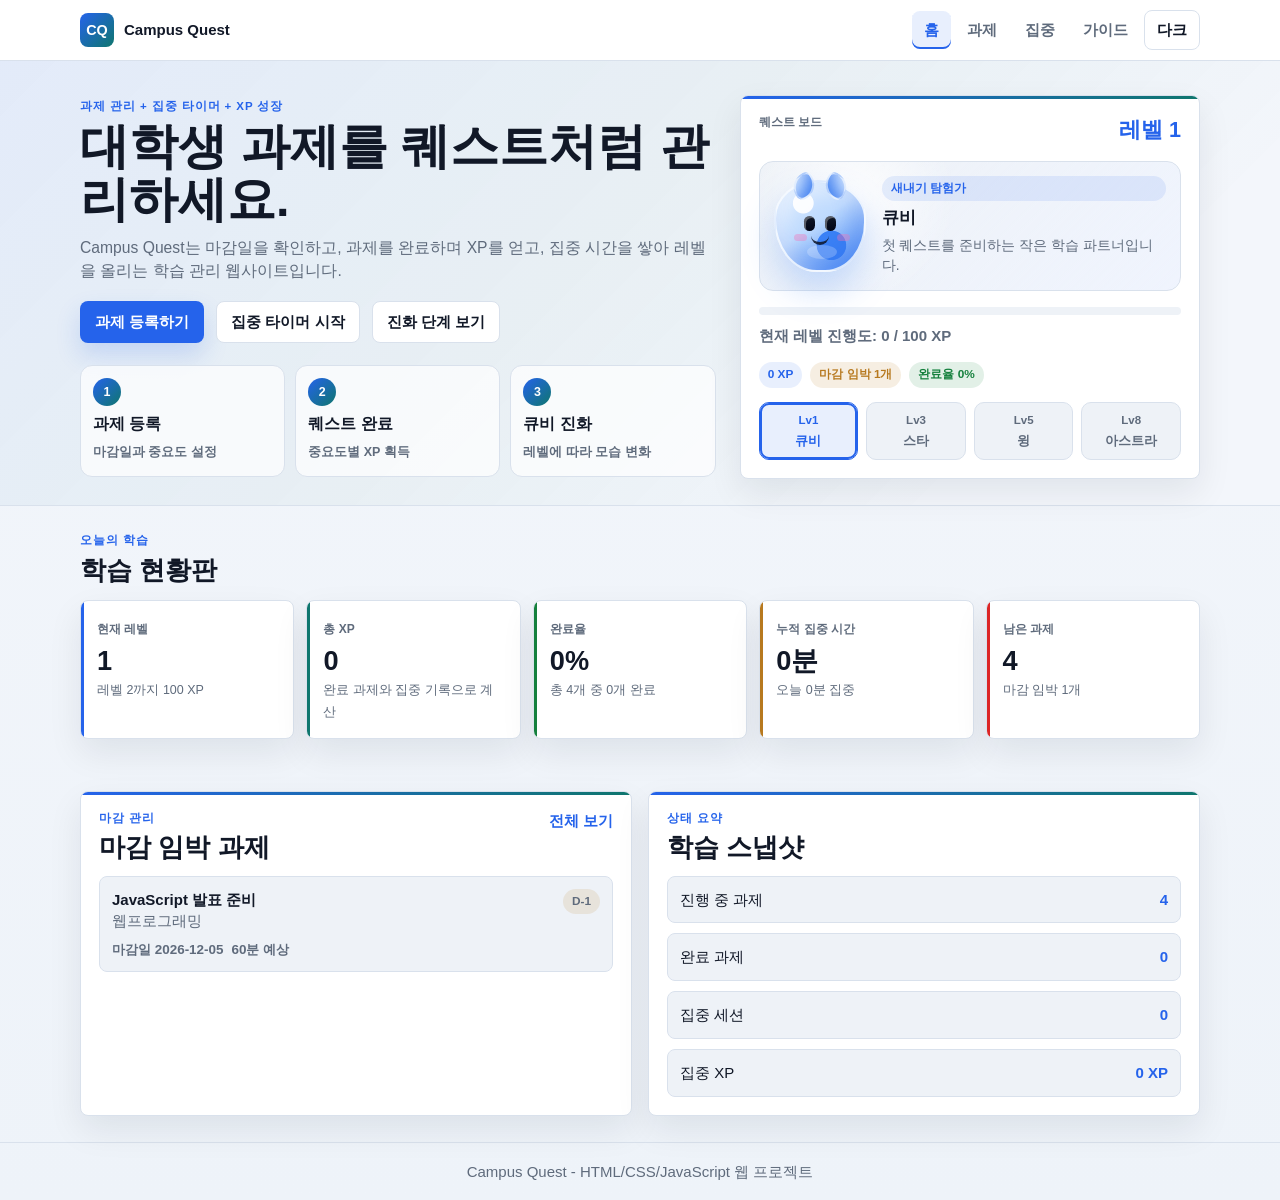
<file: index.html>
<!DOCTYPE html>
<html lang="ko">
<head>
  <meta charset="UTF-8">
  <meta name="viewport" content="width=device-width, initial-scale=1.0">
  <title>Campus Quest | 대시보드</title>
  <link rel="stylesheet" href="css/style.css">
  <script src="js/storage.js" defer></script>
  <script src="js/common.js" defer></script>
  <script src="js/dashboard.js" defer></script>
</head>
<body data-page="home">
  <header class="site-header">
    <div class="container header-inner">
      <a class="brand" href="index.html" aria-label="Campus Quest 홈">
        <span class="brand-mark">CQ</span>
        <span class="brand-text">Campus Quest</span>
      </a>
      <button class="nav-toggle" id="navToggle" type="button" aria-controls="siteNav" aria-expanded="false">메뉴</button>
      <nav class="site-nav" id="siteNav" aria-label="주요 메뉴">
        <a href="index.html" data-page="home">홈</a>
        <a href="tasks.html" data-page="tasks">과제</a>
        <a href="focus.html" data-page="focus">집중</a>
        <a href="guide.html" data-page="guide">가이드</a>
        <button class="theme-toggle" id="themeToggle" type="button">다크</button>
      </nav>
    </div>
  </header>

  <main>
    <section class="hero-section">
      <div class="container hero-grid">
        <div class="hero-copy">
          <p class="eyebrow">과제 관리 + 집중 타이머 + XP 성장</p>
          <h1>대학생 과제를 퀘스트처럼 관리하세요.</h1>
          <p class="hero-lead">Campus Quest는 마감일을 확인하고, 과제를 완료하며 XP를 얻고, 집중 시간을 쌓아 레벨을 올리는 학습 관리 웹사이트입니다.</p>
          <div class="hero-actions">
            <a class="btn btn-primary" href="tasks.html">과제 등록하기</a>
            <a class="btn btn-secondary" href="focus.html">집중 타이머 시작</a>
            <a class="btn btn-secondary" href="guide.html">진화 단계 보기</a>
          </div>
          <div class="quest-flow" aria-label="Campus Quest 핵심 흐름">
            <div class="quest-flow-step">
              <span>1</span>
              <strong>과제 등록</strong>
              <small>마감일과 중요도 설정</small>
            </div>
            <div class="quest-flow-step">
              <span>2</span>
              <strong>퀘스트 완료</strong>
              <small>중요도별 XP 획득</small>
            </div>
            <div class="quest-flow-step">
              <span>3</span>
              <strong>큐비 진화</strong>
              <small>레벨에 따라 모습 변화</small>
            </div>
          </div>
        </div>
        <div class="quest-preview" aria-label="Campus Quest 진행 상황 미리보기">
          <div class="preview-topline">
            <span>퀘스트 보드</span>
            <strong id="heroLevel">레벨 1</strong>
          </div>
          <div class="mascot-stage">
            <div class="mascot stage-1" id="questMascot" aria-hidden="true">
              <span class="mascot-wing mascot-wing-left"></span>
              <span class="mascot-wing mascot-wing-right"></span>
              <span class="mascot-ear mascot-ear-left"></span>
              <span class="mascot-ear mascot-ear-right"></span>
              <span class="mascot-crown"></span>
              <span class="mascot-eye mascot-eye-left"></span>
              <span class="mascot-eye mascot-eye-right"></span>
              <span class="mascot-mouth"></span>
              <span class="mascot-spark mascot-spark-left"></span>
              <span class="mascot-spark mascot-spark-right"></span>
            </div>
            <div class="mascot-copy">
              <span class="badge badge-primary" id="mascotStageBadge">새내기 탐험가</span>
              <strong id="mascotName">큐비</strong>
              <p id="mascotDescription">첫 퀘스트를 준비하는 작은 학습 파트너입니다.</p>
            </div>
          </div>
          <div class="preview-progress">
            <div class="progress-bar" aria-hidden="true">
              <span id="heroProgressBar"></span>
            </div>
            <p>현재 레벨 진행도: <span id="heroLevelXp">0</span> / 100 XP</p>
          </div>
          <div class="preview-badges">
            <span class="badge badge-primary" id="heroTotalXp">0 XP</span>
            <span class="badge badge-warning" id="heroUrgentCount">마감 임박 0개</span>
            <span class="badge badge-success" id="heroCompletionRate">완료율 0%</span>
          </div>
          <div class="evolution-track" aria-label="큐비 진화 경로">
            <div class="evolution-track-item" data-stage-level="1">
              <span>Lv1</span>
              <strong>큐비</strong>
            </div>
            <div class="evolution-track-item" data-stage-level="3">
              <span>Lv3</span>
              <strong>스타</strong>
            </div>
            <div class="evolution-track-item" data-stage-level="5">
              <span>Lv5</span>
              <strong>윙</strong>
            </div>
            <div class="evolution-track-item" data-stage-level="8">
              <span>Lv8</span>
              <strong>아스트라</strong>
            </div>
          </div>
        </div>
      </div>
    </section>

    <section class="section">
      <div class="container">
        <div class="section-heading">
          <p class="eyebrow">오늘의 학습</p>
          <h2>학습 현황판</h2>
        </div>
        <div class="stats-grid dashboard-stats">
          <article class="stat-card">
            <span class="stat-label">현재 레벨</span>
            <strong id="currentLevel">1</strong>
            <small id="nextLevelText">레벨 2까지 100 XP</small>
          </article>
          <article class="stat-card">
            <span class="stat-label">총 XP</span>
            <strong id="totalXp">0</strong>
            <small>완료 과제와 집중 기록으로 계산</small>
          </article>
          <article class="stat-card">
            <span class="stat-label">완료율</span>
            <strong id="completionRate">0%</strong>
            <small id="taskCompletionText">0개 중 0개 완료</small>
          </article>
          <article class="stat-card">
            <span class="stat-label">누적 집중 시간</span>
            <strong id="totalFocusTime">0분</strong>
            <small id="todayFocusText">오늘 0분 집중</small>
          </article>
          <article class="stat-card">
            <span class="stat-label">남은 과제</span>
            <strong id="remainingTasks">0</strong>
            <small id="urgentTaskText">마감 임박 0개</small>
          </article>
        </div>
      </div>
    </section>

    <section class="section section-split">
      <div class="container split-grid">
        <article class="panel">
          <div class="panel-heading">
            <div>
              <p class="eyebrow">마감 관리</p>
              <h2>마감 임박 과제</h2>
            </div>
            <a class="text-link" href="tasks.html">전체 보기</a>
          </div>
          <div class="compact-list" id="urgentTaskList"></div>
        </article>

        <article class="panel">
          <div class="panel-heading">
            <div>
              <p class="eyebrow">상태 요약</p>
              <h2>학습 스냅샷</h2>
            </div>
          </div>
          <div class="snapshot-list">
            <div class="snapshot-row">
              <span>진행 중 과제</span>
              <strong id="openQuestCount">0</strong>
            </div>
            <div class="snapshot-row">
              <span>완료 과제</span>
              <strong id="completedQuestCount">0</strong>
            </div>
            <div class="snapshot-row">
              <span>집중 세션</span>
              <strong id="focusSessionCount">0</strong>
            </div>
            <div class="snapshot-row">
              <span>집중 XP</span>
              <strong id="focusXp">0 XP</strong>
            </div>
          </div>
        </article>
      </div>
    </section>
  </main>

  <footer class="site-footer">
    <div class="container">Campus Quest - HTML/CSS/JavaScript 웹 프로젝트</div>
  </footer>
</body>
</html>
</file>
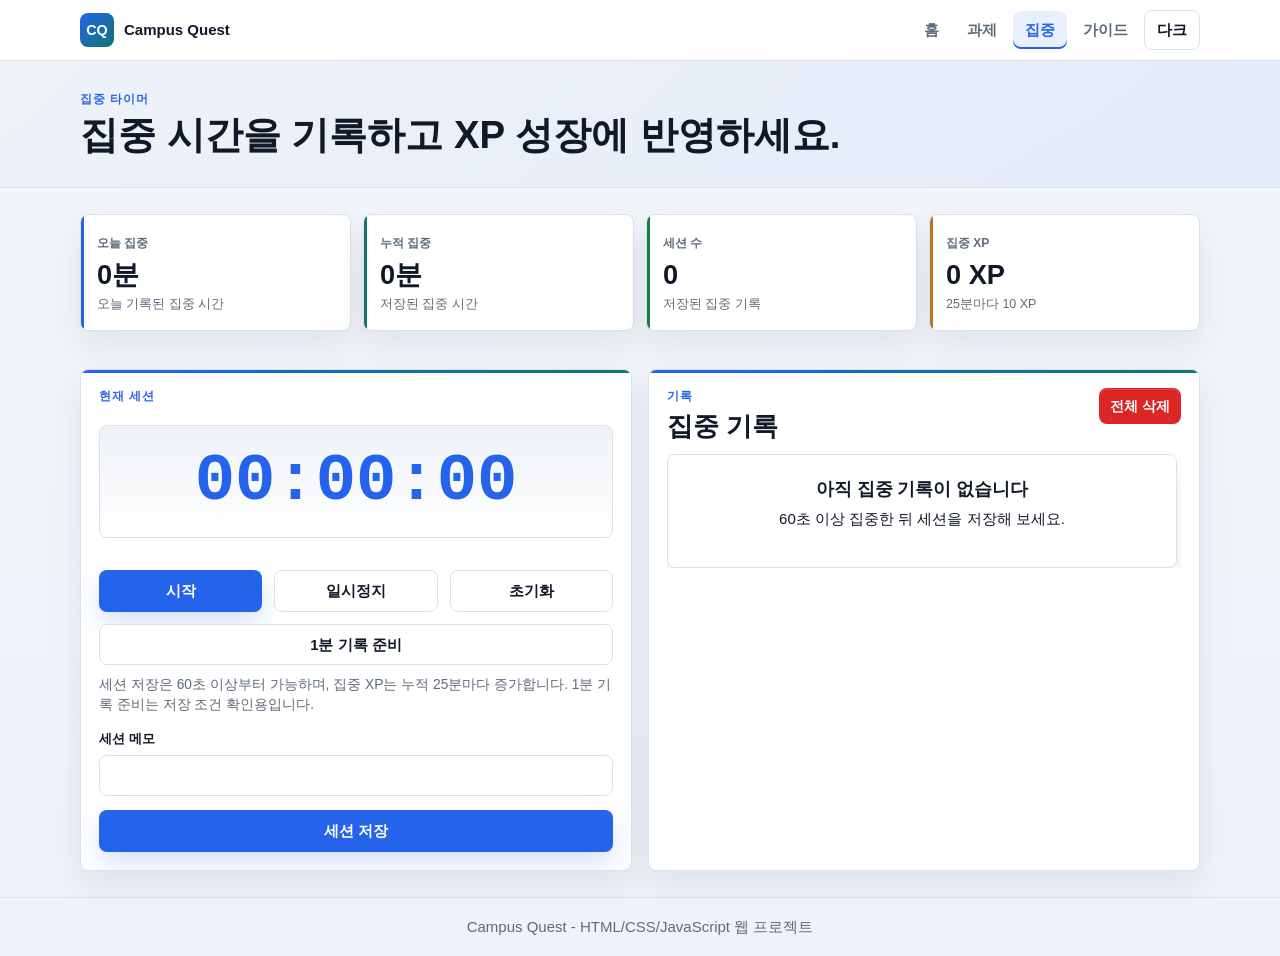
<file: focus.html>
<!DOCTYPE html>
<html lang="ko">
<head>
  <meta charset="UTF-8">
  <meta name="viewport" content="width=device-width, initial-scale=1.0">
  <title>Campus Quest | 집중</title>
  <link rel="stylesheet" href="css/style.css">
  <script src="js/storage.js" defer></script>
  <script src="js/common.js" defer></script>
  <script src="js/focus.js" defer></script>
</head>
<body data-page="focus">
  <header class="site-header">
    <div class="container header-inner">
      <a class="brand" href="index.html" aria-label="Campus Quest 홈">
        <span class="brand-mark">CQ</span>
        <span class="brand-text">Campus Quest</span>
      </a>
      <button class="nav-toggle" id="navToggle" type="button" aria-controls="siteNav" aria-expanded="false">메뉴</button>
      <nav class="site-nav" id="siteNav" aria-label="주요 메뉴">
        <a href="index.html" data-page="home">홈</a>
        <a href="tasks.html" data-page="tasks">과제</a>
        <a href="focus.html" data-page="focus">집중</a>
        <a href="guide.html" data-page="guide">가이드</a>
        <button class="theme-toggle" id="themeToggle" type="button">다크</button>
      </nav>
    </div>
  </header>

  <main>
    <section class="page-hero">
      <div class="container">
        <p class="eyebrow">집중 타이머</p>
        <h1>집중 시간을 기록하고 XP 성장에 반영하세요.</h1>
      </div>
    </section>

    <section class="section">
      <div class="container">
        <div class="stats-grid compact-stats">
          <article class="stat-card">
            <span class="stat-label">오늘 집중</span>
            <strong id="todayFocus">0분</strong>
            <small>오늘 기록된 집중 시간</small>
          </article>
          <article class="stat-card">
            <span class="stat-label">누적 집중</span>
            <strong id="totalFocus">0분</strong>
            <small>저장된 집중 시간</small>
          </article>
          <article class="stat-card">
            <span class="stat-label">세션 수</span>
            <strong id="sessionCount">0</strong>
            <small>저장된 집중 기록</small>
          </article>
          <article class="stat-card">
            <span class="stat-label">집중 XP</span>
            <strong id="focusXpValue">0 XP</strong>
            <small>25분마다 10 XP</small>
          </article>
        </div>
      </div>
    </section>

    <section class="section section-tight">
      <div class="container split-grid">
        <article class="timer-panel">
          <p class="eyebrow">현재 세션</p>
          <div class="timer-display" id="timerDisplay" aria-live="polite">00:00:00</div>
          <div class="timer-controls">
            <button class="btn btn-primary" id="startTimer" type="button">시작</button>
            <button class="btn btn-secondary" id="pauseTimer" type="button">일시정지</button>
            <button class="btn btn-secondary" id="resetTimer" type="button">초기화</button>
            <button class="btn btn-secondary" id="prepareDemoSession" type="button">1분 기록 준비</button>
          </div>
          <p class="timer-hint">세션 저장은 60초 이상부터 가능하며, 집중 XP는 누적 25분마다 증가합니다. 1분 기록 준비는 저장 조건 확인용입니다.</p>
          <div class="form-group">
            <label for="sessionNote">세션 메모</label>
            <input id="sessionNote" type="text" maxlength="80">
          </div>
          <div class="inline-message" id="focusMessage" role="status" aria-live="polite"></div>
          <button class="btn btn-primary full-width" id="saveSession" type="button">세션 저장</button>
        </article>

        <article class="panel">
          <div class="panel-heading">
            <div>
              <p class="eyebrow">기록</p>
              <h2>집중 기록</h2>
            </div>
            <button class="btn btn-danger btn-small" id="clearSessions" type="button">전체 삭제</button>
          </div>
          <div class="record-list" id="sessionList"></div>
        </article>
      </div>
    </section>
  </main>

  <footer class="site-footer">
    <div class="container">Campus Quest - HTML/CSS/JavaScript 웹 프로젝트</div>
  </footer>
</body>
</html>
</file>
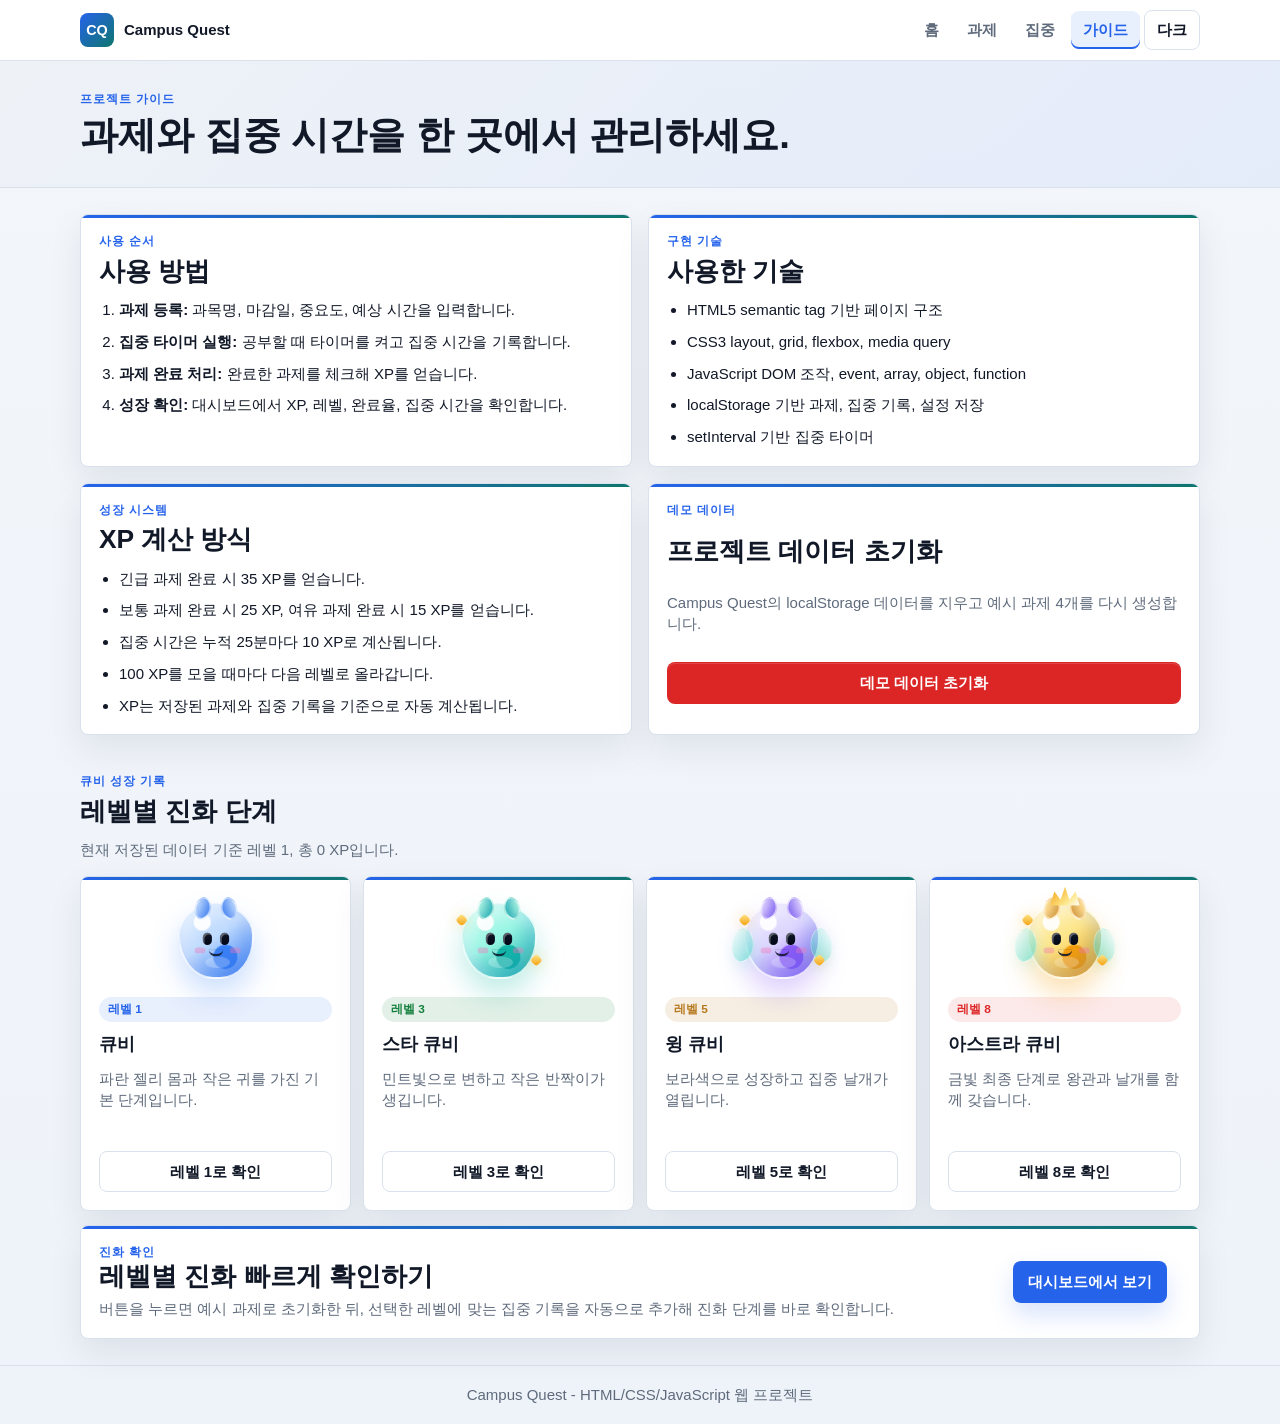
<file: guide.html>
<!DOCTYPE html>
<html lang="ko">
<head>
  <meta charset="UTF-8">
  <meta name="viewport" content="width=device-width, initial-scale=1.0">
  <title>Campus Quest | 가이드</title>
  <link rel="stylesheet" href="css/style.css">
  <script src="js/storage.js" defer></script>
  <script src="js/common.js" defer></script>
  <script src="js/guide.js" defer></script>
</head>
<body data-page="guide">
  <header class="site-header">
    <div class="container header-inner">
      <a class="brand" href="index.html" aria-label="Campus Quest 홈">
        <span class="brand-mark">CQ</span>
        <span class="brand-text">Campus Quest</span>
      </a>
      <button class="nav-toggle" id="navToggle" type="button" aria-controls="siteNav" aria-expanded="false">메뉴</button>
      <nav class="site-nav" id="siteNav" aria-label="주요 메뉴">
        <a href="index.html" data-page="home">홈</a>
        <a href="tasks.html" data-page="tasks">과제</a>
        <a href="focus.html" data-page="focus">집중</a>
        <a href="guide.html" data-page="guide">가이드</a>
        <button class="theme-toggle" id="themeToggle" type="button">다크</button>
      </nav>
    </div>
  </header>

  <main>
    <section class="page-hero">
      <div class="container">
        <p class="eyebrow">프로젝트 가이드</p>
        <h1>과제와 집중 시간을 한 곳에서 관리하세요.</h1>
      </div>
    </section>

    <section class="section">
      <div class="container guide-grid">
        <article class="panel">
          <p class="eyebrow">사용 순서</p>
          <h2>사용 방법</h2>
          <ol class="step-list">
            <li><strong>과제 등록:</strong> 과목명, 마감일, 중요도, 예상 시간을 입력합니다.</li>
            <li><strong>집중 타이머 실행:</strong> 공부할 때 타이머를 켜고 집중 시간을 기록합니다.</li>
            <li><strong>과제 완료 처리:</strong> 완료한 과제를 체크해 XP를 얻습니다.</li>
            <li><strong>성장 확인:</strong> 대시보드에서 XP, 레벨, 완료율, 집중 시간을 확인합니다.</li>
          </ol>
        </article>

        <article class="panel">
          <p class="eyebrow">구현 기술</p>
          <h2>사용한 기술</h2>
          <ul class="feature-list">
            <li>HTML5 semantic tag 기반 페이지 구조</li>
            <li>CSS3 layout, grid, flexbox, media query</li>
            <li>JavaScript DOM 조작, event, array, object, function</li>
            <li>localStorage 기반 과제, 집중 기록, 설정 저장</li>
            <li>setInterval 기반 집중 타이머</li>
          </ul>
        </article>

        <article class="panel">
          <p class="eyebrow">성장 시스템</p>
          <h2>XP 계산 방식</h2>
          <ul class="feature-list">
            <li>긴급 과제 완료 시 35 XP를 얻습니다.</li>
            <li>보통 과제 완료 시 25 XP, 여유 과제 완료 시 15 XP를 얻습니다.</li>
            <li>집중 시간은 누적 25분마다 10 XP로 계산됩니다.</li>
            <li>100 XP를 모을 때마다 다음 레벨로 올라갑니다.</li>
            <li>XP는 저장된 과제와 집중 기록을 기준으로 자동 계산됩니다.</li>
          </ul>
        </article>

        <article class="panel reset-panel">
          <p class="eyebrow">데모 데이터</p>
          <h2>프로젝트 데이터 초기화</h2>
          <p class="muted">Campus Quest의 localStorage 데이터를 지우고 예시 과제 4개를 다시 생성합니다.</p>
          <div class="inline-message" id="guideMessage" role="status" aria-live="polite"></div>
          <button class="btn btn-danger" id="resetDemoButton" type="button">데모 데이터 초기화</button>
        </article>
      </div>
    </section>

    <section class="section section-tight">
      <div class="container">
        <div class="section-heading">
          <p class="eyebrow">큐비 성장 기록</p>
          <h2>레벨별 진화 단계</h2>
          <p class="muted" id="evolutionCurrentText">현재 저장된 데이터 기준 레벨을 확인합니다.</p>
        </div>

        <div class="evolution-grid">
          <article class="panel evolution-card">
            <div class="evolution-preview">
              <div class="mascot stage-1" aria-hidden="true">
                <span class="mascot-wing mascot-wing-left"></span>
                <span class="mascot-wing mascot-wing-right"></span>
                <span class="mascot-ear mascot-ear-left"></span>
                <span class="mascot-ear mascot-ear-right"></span>
                <span class="mascot-crown"></span>
                <span class="mascot-eye mascot-eye-left"></span>
                <span class="mascot-eye mascot-eye-right"></span>
                <span class="mascot-mouth"></span>
                <span class="mascot-spark mascot-spark-left"></span>
                <span class="mascot-spark mascot-spark-right"></span>
              </div>
            </div>
            <span class="badge badge-primary">레벨 1</span>
            <h3>큐비</h3>
            <p class="muted">파란 젤리 몸과 작은 귀를 가진 기본 단계입니다.</p>
            <button class="btn btn-secondary full-width" type="button" data-evolution-level="1">레벨 1로 확인</button>
          </article>

          <article class="panel evolution-card">
            <div class="evolution-preview">
              <div class="mascot stage-2" aria-hidden="true">
                <span class="mascot-wing mascot-wing-left"></span>
                <span class="mascot-wing mascot-wing-right"></span>
                <span class="mascot-ear mascot-ear-left"></span>
                <span class="mascot-ear mascot-ear-right"></span>
                <span class="mascot-crown"></span>
                <span class="mascot-eye mascot-eye-left"></span>
                <span class="mascot-eye mascot-eye-right"></span>
                <span class="mascot-mouth"></span>
                <span class="mascot-spark mascot-spark-left"></span>
                <span class="mascot-spark mascot-spark-right"></span>
              </div>
            </div>
            <span class="badge badge-success">레벨 3</span>
            <h3>스타 큐비</h3>
            <p class="muted">민트빛으로 변하고 작은 반짝이가 생깁니다.</p>
            <button class="btn btn-secondary full-width" type="button" data-evolution-level="3">레벨 3로 확인</button>
          </article>

          <article class="panel evolution-card">
            <div class="evolution-preview">
              <div class="mascot stage-3" aria-hidden="true">
                <span class="mascot-wing mascot-wing-left"></span>
                <span class="mascot-wing mascot-wing-right"></span>
                <span class="mascot-ear mascot-ear-left"></span>
                <span class="mascot-ear mascot-ear-right"></span>
                <span class="mascot-crown"></span>
                <span class="mascot-eye mascot-eye-left"></span>
                <span class="mascot-eye mascot-eye-right"></span>
                <span class="mascot-mouth"></span>
                <span class="mascot-spark mascot-spark-left"></span>
                <span class="mascot-spark mascot-spark-right"></span>
              </div>
            </div>
            <span class="badge badge-warning">레벨 5</span>
            <h3>윙 큐비</h3>
            <p class="muted">보라색으로 성장하고 집중 날개가 열립니다.</p>
            <button class="btn btn-secondary full-width" type="button" data-evolution-level="5">레벨 5로 확인</button>
          </article>

          <article class="panel evolution-card">
            <div class="evolution-preview">
              <div class="mascot stage-4" aria-hidden="true">
                <span class="mascot-wing mascot-wing-left"></span>
                <span class="mascot-wing mascot-wing-right"></span>
                <span class="mascot-ear mascot-ear-left"></span>
                <span class="mascot-ear mascot-ear-right"></span>
                <span class="mascot-crown"></span>
                <span class="mascot-eye mascot-eye-left"></span>
                <span class="mascot-eye mascot-eye-right"></span>
                <span class="mascot-mouth"></span>
                <span class="mascot-spark mascot-spark-left"></span>
                <span class="mascot-spark mascot-spark-right"></span>
              </div>
            </div>
            <span class="badge badge-danger">레벨 8</span>
            <h3>아스트라 큐비</h3>
            <p class="muted">금빛 최종 단계로 왕관과 날개를 함께 갖습니다.</p>
            <button class="btn btn-secondary full-width" type="button" data-evolution-level="8">레벨 8로 확인</button>
          </article>
        </div>

        <div class="panel evolution-lab">
          <div>
            <p class="eyebrow">진화 확인</p>
            <h2>레벨별 진화 빠르게 확인하기</h2>
            <p class="muted">버튼을 누르면 예시 과제로 초기화한 뒤, 선택한 레벨에 맞는 집중 기록을 자동으로 추가해 진화 단계를 바로 확인합니다.</p>
          </div>
          <div class="inline-message" id="evolutionMessage" role="status" aria-live="polite"></div>
          <a class="btn btn-primary" href="index.html">대시보드에서 보기</a>
        </div>
      </div>
    </section>
  </main>

  <footer class="site-footer">
    <div class="container">Campus Quest - HTML/CSS/JavaScript 웹 프로젝트</div>
  </footer>
</body>
</html>
</file>
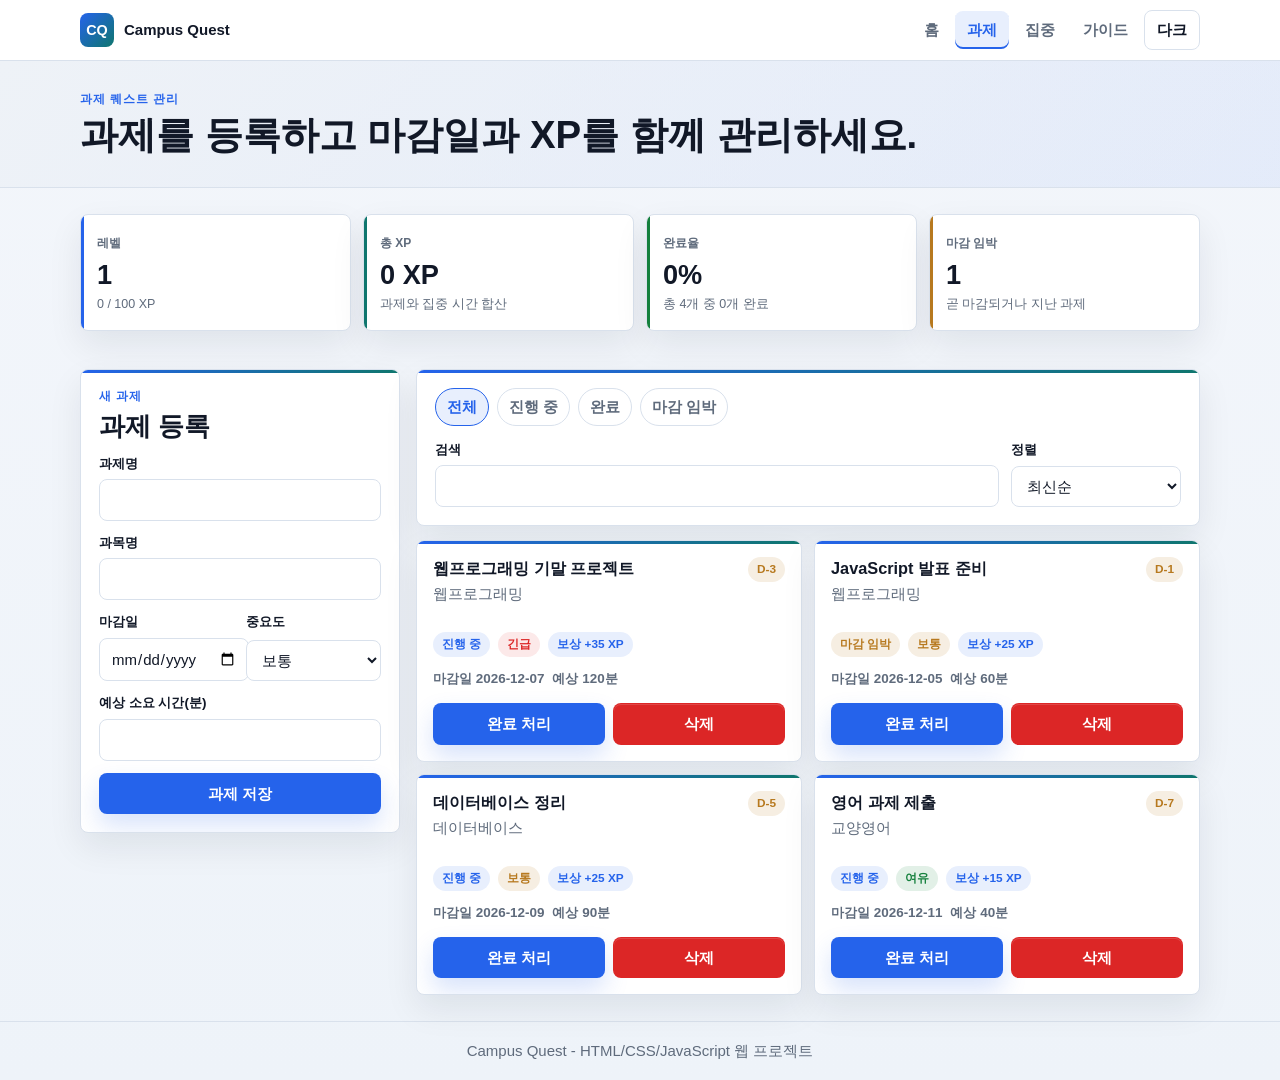
<file: tasks.html>
<!DOCTYPE html>
<html lang="ko">
<head>
  <meta charset="UTF-8">
  <meta name="viewport" content="width=device-width, initial-scale=1.0">
  <title>Campus Quest | 과제</title>
  <link rel="stylesheet" href="css/style.css">
  <script src="js/storage.js" defer></script>
  <script src="js/common.js" defer></script>
  <script src="js/tasks.js" defer></script>
</head>
<body data-page="tasks">
  <header class="site-header">
    <div class="container header-inner">
      <a class="brand" href="index.html" aria-label="Campus Quest 홈">
        <span class="brand-mark">CQ</span>
        <span class="brand-text">Campus Quest</span>
      </a>
      <button class="nav-toggle" id="navToggle" type="button" aria-controls="siteNav" aria-expanded="false">메뉴</button>
      <nav class="site-nav" id="siteNav" aria-label="주요 메뉴">
        <a href="index.html" data-page="home">홈</a>
        <a href="tasks.html" data-page="tasks">과제</a>
        <a href="focus.html" data-page="focus">집중</a>
        <a href="guide.html" data-page="guide">가이드</a>
        <button class="theme-toggle" id="themeToggle" type="button">다크</button>
      </nav>
    </div>
  </header>

  <main>
    <section class="page-hero">
      <div class="container">
        <p class="eyebrow">과제 퀘스트 관리</p>
        <h1>과제를 등록하고 마감일과 XP를 함께 관리하세요.</h1>
      </div>
    </section>

    <section class="section">
      <div class="container">
        <div class="stats-grid compact-stats">
          <article class="stat-card">
            <span class="stat-label">레벨</span>
            <strong data-cq-stat="level">1</strong>
            <small data-cq-stat="levelProgress">0 / 100 XP</small>
          </article>
          <article class="stat-card">
            <span class="stat-label">총 XP</span>
            <strong data-cq-stat="totalXp">0 XP</strong>
            <small>과제와 집중 시간 합산</small>
          </article>
          <article class="stat-card">
            <span class="stat-label">완료율</span>
            <strong data-cq-stat="completionRate">0%</strong>
            <small data-cq-stat="taskCounts">총 0개 중 0개 완료</small>
          </article>
          <article class="stat-card">
            <span class="stat-label">마감 임박</span>
            <strong data-cq-stat="urgentTasks">0</strong>
            <small>곧 마감되거나 지난 과제</small>
          </article>
        </div>
      </div>
    </section>

    <section class="section section-tight">
      <div class="container two-column">
        <article class="panel">
          <div class="panel-heading">
            <div>
              <p class="eyebrow">새 과제</p>
              <h2>과제 등록</h2>
            </div>
          </div>
          <form id="taskForm" novalidate>
            <div class="form-group">
              <label for="taskTitle">과제명</label>
              <input id="taskTitle" name="title" type="text" maxlength="40" autocomplete="off" required>
            </div>
            <div class="form-group">
              <label for="taskCourse">과목명</label>
              <input id="taskCourse" name="course" type="text" maxlength="30" autocomplete="off" required>
            </div>
            <div class="form-row">
              <div class="form-group">
                <label for="taskDueDate">마감일</label>
                <input id="taskDueDate" name="dueDate" type="date" required>
              </div>
              <div class="form-group">
                <label for="taskPriority">중요도</label>
                <select id="taskPriority" name="priority" required>
                  <option value="high">긴급</option>
                  <option value="medium" selected>보통</option>
                  <option value="low">여유</option>
                </select>
              </div>
            </div>
            <div class="form-group">
              <label for="taskMinutes">예상 소요 시간(분)</label>
              <input id="taskMinutes" name="estimatedMinutes" type="number" min="5" max="300" step="5" required>
            </div>
            <div class="inline-message" id="taskMessage" role="status" aria-live="polite"></div>
            <button class="btn btn-primary full-width" type="submit">과제 저장</button>
          </form>
        </article>

        <section class="quest-workspace" aria-label="과제 목록 조작">
          <div class="toolbar panel">
            <div class="filter-group" aria-label="과제 필터">
              <button class="filter-btn active" type="button" data-filter="all">전체</button>
              <button class="filter-btn" type="button" data-filter="active">진행 중</button>
              <button class="filter-btn" type="button" data-filter="completed">완료</button>
              <button class="filter-btn" type="button" data-filter="urgent">마감 임박</button>
            </div>
            <div class="toolbar-fields">
              <div class="form-group">
                <label for="taskSearch">검색</label>
                <input id="taskSearch" type="search">
              </div>
              <div class="form-group">
                <label for="taskSort">정렬</label>
                <select id="taskSort">
                  <option value="latest">최신순</option>
                  <option value="due">마감일순</option>
                  <option value="priority">중요도순</option>
                </select>
              </div>
            </div>
          </div>
          <div class="task-grid" id="taskList"></div>
        </section>
      </div>
    </section>
  </main>

  <footer class="site-footer">
    <div class="container">Campus Quest - HTML/CSS/JavaScript 웹 프로젝트</div>
  </footer>
</body>
</html>
</file>
<file: css/style.css>
:root {
  --bg: #f3f6fb;
  --surface: #ffffff;
  --text: #111827;
  --muted: #5f6b7c;
  --primary: #2563eb;
  --primary-dark: #1d4ed8;
  --accent: #0f766e;
  --danger: #dc2626;
  --warning: #b7791f;
  --success: #15803d;
  --border: #d9e1ec;
  --shadow: 0 14px 34px rgba(17, 24, 39, 0.08);
  --header-bg: rgba(255, 255, 255, 0.96);
  --soft: #eef2f7;
  --primary-soft: rgba(37, 99, 235, 0.1);
  --danger-soft: rgba(220, 38, 38, 0.1);
  --warning-soft: rgba(183, 121, 31, 0.13);
  --success-soft: rgba(21, 128, 61, 0.12);
  --muted-soft: rgba(95, 107, 124, 0.11);
}

html[data-theme="dark"] {
  --bg: #070a10;
  --surface: #101722;
  --text: #f7fafc;
  --muted: #9ca8ba;
  --primary: #60a5fa;
  --primary-dark: #3b82f6;
  --accent: #2dd4bf;
  --danger: #fb7185;
  --warning: #fbbf24;
  --success: #34d399;
  --border: #273244;
  --shadow: 0 16px 40px rgba(0, 0, 0, 0.28);
  --header-bg: rgba(7, 10, 16, 0.94);
  --soft: #0c121c;
  --primary-soft: rgba(96, 165, 250, 0.13);
  --danger-soft: rgba(251, 113, 133, 0.13);
  --warning-soft: rgba(251, 191, 36, 0.14);
  --success-soft: rgba(52, 211, 153, 0.13);
  --muted-soft: rgba(154, 164, 181, 0.12);
}

* {
  box-sizing: border-box;
}

html {
  min-height: 100%;
}

body {
  min-height: 100%;
  margin: 0;
  background: linear-gradient(180deg, var(--bg) 0%, #eef3f9 100%);
  color: var(--text);
  font-family: Arial, Helvetica, sans-serif;
  font-size: 15px;
  line-height: 1.45;
}

html[data-theme="dark"] body {
  background: linear-gradient(180deg, #070a10 0%, #0b1018 48%, #070a10 100%);
}

a {
  color: inherit;
  text-decoration: none;
}

button,
input,
select {
  font: inherit;
}

button {
  cursor: pointer;
}

:focus-visible {
  outline: 3px solid rgba(61, 99, 221, 0.34);
  outline-offset: 3px;
}

.container {
  width: min(1120px, calc(100% - 36px));
  margin: 0 auto;
}

.site-header {
  position: sticky;
  top: 0;
  z-index: 20;
  border-bottom: 1px solid var(--border);
  background: var(--header-bg);
  backdrop-filter: blur(14px);
}

.header-inner {
  display: flex;
  align-items: center;
  gap: 12px;
  min-height: 60px;
}

.brand {
  display: inline-flex;
  align-items: center;
  gap: 10px;
  font-weight: 800;
  letter-spacing: 0;
}

.brand-mark {
  display: grid;
  width: 34px;
  height: 34px;
  place-items: center;
  border-radius: 8px;
  background: linear-gradient(135deg, var(--primary), var(--accent));
  color: #ffffff;
  font-size: 0.9rem;
}

.brand-text {
  white-space: nowrap;
}

.site-nav {
  display: flex;
  align-items: center;
  gap: 4px;
  margin-left: auto;
}

.site-nav a,
.site-nav .theme-toggle {
  appearance: none;
  border: 0;
  border-radius: 8px;
  background: transparent;
  color: var(--muted);
  font: inherit;
  font-weight: 700;
  min-height: 36px;
  padding: 8px 12px;
  text-align: center;
  transition: background 0.15s ease, color 0.15s ease;
}

.site-nav a:hover,
.site-nav a.active,
.site-nav .theme-toggle:hover {
  background: var(--primary-soft);
  color: var(--primary);
}

.site-nav a.active {
  box-shadow: inset 0 -2px 0 var(--primary);
}

.site-nav .theme-toggle {
  border: 1px solid var(--border);
  background: var(--surface);
  color: var(--text);
}

.nav-toggle {
  border: 1px solid var(--border);
  border-radius: 8px;
  background: var(--surface);
  color: var(--text);
  font-weight: 700;
  min-height: 36px;
  padding: 7px 11px;
}

.nav-toggle {
  display: none;
  margin-left: auto;
}

.hero-section {
  padding: 34px 0 26px;
  border-bottom: 1px solid var(--border);
  background: linear-gradient(135deg, rgba(37, 99, 235, 0.08), rgba(15, 118, 110, 0.05) 45%, transparent 80%), var(--bg);
}

html[data-theme="dark"] .hero-section {
  background: linear-gradient(135deg, rgba(96, 165, 250, 0.13), rgba(45, 212, 191, 0.05) 48%, transparent 82%), var(--bg);
}

.hero-grid {
  display: grid;
  grid-template-columns: minmax(0, 1.16fr) minmax(300px, 0.84fr);
  gap: 24px;
  align-items: center;
}

.eyebrow {
  margin: 0 0 6px;
  color: var(--primary);
  font-size: 0.72rem;
  font-weight: 800;
  letter-spacing: 0.08em;
  text-transform: uppercase;
}

h1,
h2,
h3,
p {
  margin-top: 0;
}

h1 {
  max-width: 720px;
  margin-bottom: 12px;
  font-size: clamp(1.95rem, 3.8vw, 3.35rem);
  line-height: 1.08;
  letter-spacing: 0;
}

h2 {
  margin-bottom: 12px;
  font-size: clamp(1.25rem, 2.4vw, 1.65rem);
  line-height: 1.18;
}

h3 {
  margin-bottom: 8px;
  font-size: 1.1rem;
}

.hero-lead {
  max-width: 650px;
  color: var(--muted);
  font-size: 0.98rem;
}

.hero-actions,
.timer-controls {
  display: flex;
  flex-wrap: wrap;
  gap: 12px;
  margin-top: 18px;
}

.quest-flow {
  display: grid;
  grid-template-columns: repeat(3, minmax(0, 1fr));
  gap: 10px;
  margin-top: 22px;
}

.quest-flow-step {
  display: grid;
  gap: 5px;
  min-height: 112px;
  border: 1px solid var(--border);
  border-radius: 12px;
  background: rgba(255, 255, 255, 0.72);
  padding: 12px;
}

html[data-theme="dark"] .quest-flow-step {
  background: rgba(17, 24, 39, 0.72);
}

.quest-flow-step span {
  display: grid;
  width: 28px;
  height: 28px;
  place-items: center;
  border-radius: 999px;
  background: linear-gradient(135deg, var(--primary), var(--accent));
  color: #ffffff;
  font-size: 0.78rem;
  font-weight: 900;
}

.quest-flow-step strong {
  font-size: 0.98rem;
}

.quest-flow-step small {
  color: var(--muted);
  font-weight: 700;
}

.btn {
  display: inline-flex;
  align-items: center;
  justify-content: center;
  min-height: 38px;
  border: 1px solid transparent;
  border-radius: 8px;
  font-weight: 800;
  padding: 9px 14px;
  box-shadow: 0 1px 0 rgba(255, 255, 255, 0.15) inset;
  transition: transform 0.15s ease, background 0.15s ease, border-color 0.15s ease;
}

.btn:hover {
  transform: translateY(-1px);
}

.btn-primary {
  background: var(--primary);
  color: #ffffff;
  box-shadow: 0 12px 24px rgba(37, 99, 235, 0.18);
}

html[data-theme="dark"] .btn-primary {
  color: #07111f;
}

.btn-primary:hover {
  background: var(--primary-dark);
}

.btn-secondary {
  border-color: var(--border);
  background: var(--surface);
  color: var(--text);
}

html[data-theme="dark"] .btn-secondary,
html[data-theme="dark"] input,
html[data-theme="dark"] select {
  background: #0c121c;
}

.btn-danger {
  background: var(--danger);
  color: #ffffff;
}

.btn-small {
  min-height: 34px;
  padding: 7px 10px;
  font-size: 0.88rem;
}

.full-width {
  width: 100%;
}

.quest-preview,
.panel,
.timer-panel,
.stat-card,
.task-card,
.empty-state,
.record-card {
  border: 1px solid var(--border);
  border-radius: 8px;
  background: var(--surface);
  box-shadow: var(--shadow);
}

html[data-theme="dark"] .quest-preview,
html[data-theme="dark"] .panel,
html[data-theme="dark"] .timer-panel,
html[data-theme="dark"] .stat-card,
html[data-theme="dark"] .task-card,
html[data-theme="dark"] .empty-state,
html[data-theme="dark"] .record-card {
  background: #111827;
}

.quest-preview {
  position: relative;
  overflow: hidden;
  padding: 18px;
}

.quest-preview::before,
.panel::before,
.timer-panel::before,
.task-card::before,
.record-card::before {
  content: "";
  position: absolute;
  inset: 0 0 auto;
  height: 3px;
  background: linear-gradient(90deg, var(--primary), var(--accent));
}

.panel,
.timer-panel,
.task-card,
.record-card {
  position: relative;
  overflow: hidden;
}

.preview-topline,
.panel-heading,
.task-card-top,
.record-card-top {
  display: flex;
  align-items: flex-start;
  justify-content: space-between;
  gap: 12px;
}

.preview-topline span,
.stat-label {
  color: var(--muted);
  font-size: 0.75rem;
  font-weight: 800;
  text-transform: uppercase;
}

.preview-topline strong {
  color: var(--primary);
  font-size: 1.35rem;
}

.mascot-stage {
  position: relative;
  display: grid;
  grid-template-columns: auto minmax(0, 1fr);
  align-items: center;
  gap: 16px;
  margin: 16px 0 8px;
  border: 1px solid var(--border);
  border-radius: 14px;
  background: radial-gradient(circle at 22% 28%, rgba(255, 255, 255, 0.88), transparent 30%), linear-gradient(135deg, var(--soft), rgba(37, 99, 235, 0.07));
  padding: 14px;
}

html[data-theme="dark"] .mascot-stage {
  background: radial-gradient(circle at 22% 28%, rgba(255, 255, 255, 0.08), transparent 31%), linear-gradient(135deg, #0c121c, rgba(96, 165, 250, 0.1));
}

.mascot {
  --mascot-main: #bfdbfe;
  --mascot-soft: #dbeafe;
  --mascot-accent: #3b82f6;
  --mascot-deep: #1d4ed8;
  --mascot-glow: rgba(59, 130, 246, 0.26);
  --mascot-blush: rgba(244, 114, 182, 0.38);
  position: relative;
  width: 92px;
  height: 92px;
  flex: 0 0 auto;
  border: 2px solid rgba(255, 255, 255, 0.76);
  border-radius: 48% 52% 44% 46% / 42% 42% 54% 58%;
  background:
    radial-gradient(circle at 31% 24%, rgba(255, 255, 255, 0.92) 0 11%, transparent 12%),
    radial-gradient(circle at 63% 72%, var(--mascot-accent) 0 17%, transparent 18%),
    linear-gradient(145deg, var(--mascot-soft) 0%, var(--mascot-main) 46%, var(--mascot-accent) 100%);
  box-shadow: 0 18px 34px var(--mascot-glow), inset -10px -14px 22px rgba(29, 78, 216, 0.16), inset 9px 10px 18px rgba(255, 255, 255, 0.38);
  animation: mascotFloat 4.6s ease-in-out infinite;
}

html[data-theme="dark"] .mascot {
  border-color: rgba(255, 255, 255, 0.2);
  box-shadow: 0 18px 38px var(--mascot-glow), inset -10px -14px 22px rgba(0, 0, 0, 0.14), inset 9px 10px 18px rgba(255, 255, 255, 0.16);
}

.mascot::before {
  content: "";
  position: absolute;
  left: 18px;
  top: 52px;
  width: 13px;
  height: 7px;
  border-radius: 999px;
  background: var(--mascot-blush);
  box-shadow: 43px 0 0 var(--mascot-blush);
}

.mascot::after {
  content: "";
  position: absolute;
  left: 31px;
  bottom: 11px;
  width: 30px;
  height: 14px;
  border-radius: 50%;
  background: rgba(255, 255, 255, 0.22);
}

@keyframes mascotFloat {
  0%,
  100% {
    transform: translateY(0);
  }

  50% {
    transform: translateY(-4px);
  }
}

.mascot-ear,
.mascot-wing,
.mascot-eye,
.mascot-mouth,
.mascot-crown,
.mascot-spark {
  position: absolute;
  display: block;
}

.mascot-ear {
  top: -8px;
  width: 24px;
  height: 24px;
  border: 2px solid rgba(255, 255, 255, 0.55);
  border-radius: 70% 30% 70% 30%;
  background: linear-gradient(145deg, var(--mascot-soft), var(--mascot-accent));
  box-shadow: inset -4px -5px 8px rgba(29, 78, 216, 0.14);
}

.mascot-ear-left {
  left: 16px;
  transform: rotate(-31deg);
}

.mascot-ear-right {
  right: 16px;
  transform: scaleX(-1) rotate(-31deg);
}

.mascot-eye {
  top: 34px;
  width: 11px;
  height: 15px;
  border-radius: 999px;
  background: linear-gradient(180deg, #111827, #020617);
  box-shadow: inset 2px 2px 0 rgba(255, 255, 255, 0.32);
}

.mascot-eye-left {
  left: 28px;
}

.mascot-eye-right {
  right: 28px;
}

.mascot-mouth {
  left: 50%;
  top: 54px;
  width: 18px;
  height: 9px;
  border-bottom: 3px solid rgba(15, 23, 42, 0.86);
  border-radius: 0 0 999px 999px;
  transform: translateX(-50%);
}

.mascot-wing {
  top: 30px;
  width: 30px;
  height: 38px;
  border: 1px solid rgba(255, 255, 255, 0.34);
  border-radius: 72% 28% 72% 28%;
  background: linear-gradient(145deg, rgba(255, 255, 255, 0.42), rgba(45, 212, 191, 0.58));
  opacity: 0;
  box-shadow: 0 8px 18px rgba(45, 212, 191, 0.15);
}

.mascot-wing-left {
  left: -19px;
  transform: rotate(-22deg);
}

.mascot-wing-right {
  right: -19px;
  transform: scaleX(-1) rotate(-22deg);
}

.mascot-crown {
  left: 50%;
  top: -22px;
  width: 36px;
  height: 23px;
  background: linear-gradient(135deg, #f59e0b, #fde68a 64%, #ffffff);
  clip-path: polygon(0 100%, 14% 24%, 35% 68%, 50% 0, 65% 68%, 86% 24%, 100% 100%);
  opacity: 0;
  transform: translateX(-50%);
  filter: drop-shadow(0 6px 10px rgba(245, 158, 11, 0.22));
}

.mascot-spark {
  width: 11px;
  height: 11px;
  border-radius: 4px;
  background: linear-gradient(135deg, #fde68a, #f59e0b);
  opacity: 0;
  transform: rotate(45deg);
  box-shadow: 0 0 15px rgba(251, 191, 36, 0.4);
}

.mascot-spark-left {
  left: -7px;
  top: 13px;
}

.mascot-spark-right {
  right: -7px;
  bottom: 15px;
}

.mascot.stage-2 {
  --mascot-main: #99f6e4;
  --mascot-soft: #ccfbf1;
  --mascot-accent: #14b8a6;
  --mascot-deep: #0f766e;
  --mascot-glow: rgba(20, 184, 166, 0.27);
}

.mascot.stage-2 .mascot-spark-left,
.mascot.stage-2 .mascot-spark-right,
.mascot.stage-3 .mascot-spark-left,
.mascot.stage-3 .mascot-spark-right,
.mascot.stage-4 .mascot-spark-left,
.mascot.stage-4 .mascot-spark-right {
  opacity: 1;
}

.mascot.stage-3 {
  --mascot-main: #ddd6fe;
  --mascot-soft: #ede9fe;
  --mascot-accent: #8b5cf6;
  --mascot-deep: #6d28d9;
  --mascot-glow: rgba(139, 92, 246, 0.3);
}

.mascot.stage-3 .mascot-wing,
.mascot.stage-4 .mascot-wing {
  opacity: 1;
}

.mascot.stage-4 {
  --mascot-main: #fde68a;
  --mascot-soft: #fef3c7;
  --mascot-accent: #f59e0b;
  --mascot-deep: #b45309;
  --mascot-glow: rgba(245, 158, 11, 0.31);
}

.mascot.stage-4 .mascot-crown {
  opacity: 1;
}

.mascot-copy {
  display: grid;
  gap: 5px;
}

.mascot-copy strong {
  font-size: 1.05rem;
}

.mascot-copy p {
  margin: 0;
  color: var(--muted);
  font-size: 0.86rem;
}

.evolution-track {
  display: grid;
  grid-template-columns: repeat(4, minmax(0, 1fr));
  gap: 8px;
  margin-top: 14px;
}

.evolution-track-item {
  display: grid;
  gap: 3px;
  border: 1px solid var(--border);
  border-radius: 10px;
  background: var(--soft);
  color: var(--muted);
  padding: 9px 8px;
  text-align: center;
}

.evolution-track-item span {
  font-size: 0.72rem;
  font-weight: 900;
}

.evolution-track-item strong {
  font-size: 0.82rem;
}

.evolution-track-item.active {
  border-color: var(--primary);
  background: var(--primary-soft);
  color: var(--primary);
}

.evolution-track-item.current {
  box-shadow: inset 0 0 0 2px var(--primary);
}

.evolution-grid {
  display: grid;
  grid-template-columns: repeat(4, minmax(0, 1fr));
  gap: 12px;
}

.evolution-card {
  display: grid;
  align-content: start;
  gap: 10px;
  padding: 16px;
}

.evolution-card h3 {
  margin-bottom: 0;
}

.evolution-card .muted {
  min-height: 58px;
}

.evolution-preview {
  display: grid;
  min-height: 92px;
  place-items: center;
}

.evolution-preview .mascot {
  animation: none;
  transform: scale(0.82);
}

.evolution-lab {
  display: grid;
  grid-template-columns: minmax(0, 1fr) auto auto;
  align-items: center;
  gap: 14px;
  margin-top: 14px;
  padding: 16px;
}

.evolution-lab h2 {
  margin-bottom: 6px;
}

.evolution-lab p {
  margin-bottom: 0;
}

.preview-progress {
  margin: 16px 0;
}

.preview-progress p {
  margin: 10px 0 0;
  color: var(--muted);
  font-weight: 700;
}

.progress-bar {
  overflow: hidden;
  height: 8px;
  border-radius: 999px;
  background: var(--soft);
}

.progress-bar span {
  display: block;
  width: 0%;
  height: 100%;
  border-radius: inherit;
  background: linear-gradient(90deg, var(--primary), var(--accent));
  transition: width 0.25s ease;
}

.preview-badges,
.badge-row,
.task-meta,
.task-actions {
  display: flex;
  flex-wrap: wrap;
  gap: 8px;
}

.badge {
  display: inline-flex;
  align-items: center;
  min-height: 24px;
  border-radius: 999px;
  font-size: 0.74rem;
  font-weight: 800;
  padding: 4px 9px;
}

.badge-primary {
  background: var(--primary-soft);
  color: var(--primary);
}

.badge-warning {
  background: var(--warning-soft);
  color: var(--warning);
}

.badge-success {
  background: var(--success-soft);
  color: var(--success);
}

.badge-danger {
  background: var(--danger-soft);
  color: var(--danger);
}

.badge-muted {
  background: var(--muted-soft);
  color: var(--muted);
}

.section {
  padding: 26px 0;
}

.section-tight {
  padding-top: 12px;
}

.section-heading {
  margin-bottom: 14px;
}

.stats-grid {
  display: grid;
  grid-template-columns: repeat(4, minmax(0, 1fr));
  gap: 12px;
}

.dashboard-stats {
  grid-template-columns: repeat(5, minmax(0, 1fr));
}

.stat-card {
  position: relative;
  overflow: hidden;
  min-height: 108px;
  padding: 16px;
}

.stat-card::before {
  content: "";
  position: absolute;
  inset: 0 auto 0 0;
  width: 3px;
  background: var(--primary);
}

.stat-card:nth-child(2)::before {
  background: var(--accent);
}

.stat-card:nth-child(3)::before {
  background: var(--success);
}

.stat-card:nth-child(4)::before {
  background: var(--warning);
}

.stat-card:nth-child(5)::before {
  background: var(--danger);
}

.stat-card strong {
  display: block;
  margin: 8px 0 4px;
  color: var(--text);
  font-size: 1.7rem;
  line-height: 1;
}

html[data-theme="dark"] .stat-card strong {
  color: #ffffff;
}

.stat-card small {
  color: var(--muted);
}

.split-grid,
.two-column,
.guide-grid {
  display: grid;
  gap: 16px;
}

.split-grid {
  grid-template-columns: minmax(0, 1fr) minmax(0, 1fr);
}

.two-column {
  grid-template-columns: 320px minmax(0, 1fr);
  align-items: start;
}

.guide-grid {
  grid-template-columns: repeat(2, minmax(0, 1fr));
}

.panel,
.timer-panel {
  padding: 18px;
}

.text-link {
  color: var(--primary);
  font-weight: 800;
}

.compact-list,
.snapshot-list,
.record-list {
  display: grid;
  gap: 10px;
}

.compact-item,
.snapshot-row,
.record-card {
  border: 1px solid var(--border);
  border-radius: 8px;
  background: var(--soft);
  padding: 12px;
}

html[data-theme="dark"] .compact-item,
html[data-theme="dark"] .snapshot-row {
  background: #0f1724;
}

.compact-item {
  display: grid;
  gap: 8px;
}

.compact-item strong,
.record-card strong {
  display: block;
}

.compact-item span,
.record-card p,
.muted {
  color: var(--muted);
}

.snapshot-row {
  display: flex;
  align-items: center;
  justify-content: space-between;
  gap: 16px;
}

.snapshot-row strong {
  color: var(--primary);
}

.page-hero {
  padding: 30px 0 20px;
  border-bottom: 1px solid var(--border);
  background: linear-gradient(135deg, var(--soft), rgba(37, 99, 235, 0.07));
}

html[data-theme="dark"] .page-hero {
  background: linear-gradient(135deg, #0c121c, rgba(96, 165, 250, 0.08));
}

.page-hero h1 {
  max-width: 860px;
  font-size: clamp(1.65rem, 3vw, 2.45rem);
}

form,
.toolbar-fields,
.form-row {
  display: grid;
  gap: 12px;
}

.form-row {
  grid-template-columns: repeat(2, minmax(0, 1fr));
}

.form-group {
  display: grid;
  gap: 6px;
}

label {
  color: var(--text);
  font-size: 0.84rem;
  font-weight: 800;
}

input,
select {
  width: 100%;
  min-height: 40px;
  border: 1px solid var(--border);
  border-radius: 8px;
  background: var(--surface);
  color: var(--text);
  padding: 9px 11px;
  transition: border-color 0.15s ease, box-shadow 0.15s ease, background 0.15s ease;
}

input:focus,
select:focus {
  border-color: var(--primary);
  box-shadow: 0 0 0 3px var(--primary-soft);
  outline: 0;
}

.inline-message {
  display: none;
  border-radius: 8px;
  font-weight: 700;
  padding: 9px 11px;
}

.inline-message.show {
  display: block;
}

.inline-message.success {
  background: var(--success-soft);
  color: var(--success);
}

.inline-message.error {
  background: var(--danger-soft);
  color: var(--danger);
}

.inline-message.info {
  background: var(--primary-soft);
  color: var(--primary);
}

.toolbar {
  display: grid;
  gap: 14px;
  margin-bottom: 14px;
}

.filter-group {
  display: flex;
  flex-wrap: wrap;
  gap: 8px;
}

.filter-btn {
  min-height: 34px;
  border: 1px solid var(--border);
  border-radius: 999px;
  background: var(--surface);
  color: var(--muted);
  font-weight: 800;
  padding: 7px 11px;
  transition: background 0.15s ease, border-color 0.15s ease, color 0.15s ease;
}

.filter-btn.active {
  border-color: var(--primary);
  background: var(--primary-soft);
  color: var(--primary);
}

.toolbar-fields {
  grid-template-columns: minmax(0, 1fr) 170px;
}

.task-grid {
  display: grid;
  grid-template-columns: repeat(2, minmax(0, 1fr));
  gap: 12px;
}

.task-card {
  display: grid;
  gap: 12px;
  padding: 16px;
  transition: border-color 0.15s ease, transform 0.15s ease;
}

.task-card:hover {
  border-color: var(--primary);
  transform: translateY(-1px);
}

.task-card.completed {
  border-color: var(--success);
  background: linear-gradient(135deg, var(--success-soft), var(--surface));
  opacity: 0.86;
}

.task-card.completed:hover {
  opacity: 1;
}

.task-title {
  margin: 0 0 3px;
  font-size: 1.02rem;
}

.task-card.completed .task-title {
  color: var(--muted);
  text-decoration: line-through;
  text-decoration-thickness: 2px;
}

.task-course,
.task-meta {
  color: var(--muted);
}

.task-meta {
  font-size: 0.84rem;
  font-weight: 700;
}

.task-actions {
  margin-top: 2px;
}

.task-actions .btn {
  flex: 1 1 116px;
}

.empty-state {
  grid-column: 1 / -1;
  padding: 22px;
  text-align: center;
}

.empty-state strong {
  display: block;
  margin-bottom: 6px;
  font-size: 1.1rem;
}

.timer-panel {
  display: grid;
  gap: 14px;
  align-content: start;
}

.timer-display {
  border: 1px solid var(--border);
  border-radius: 8px;
  background: linear-gradient(180deg, var(--soft), var(--surface));
  color: var(--primary);
  font-family: "Courier New", Courier, monospace;
  font-size: clamp(2.2rem, 6vw, 4.2rem);
  font-weight: 800;
  line-height: 1;
  padding: 22px 14px;
  text-align: center;
}

html[data-theme="dark"] .timer-display {
  background: linear-gradient(180deg, #0a1019, #111827);
  color: #dbeafe;
}

.timer-controls .btn {
  flex: 1 1 120px;
}

.timer-hint {
  margin: -4px 0 0;
  color: var(--muted);
  font-size: 0.86rem;
}

.record-list {
  max-height: 500px;
  overflow: auto;
  padding-right: 4px;
}

.record-card p {
  margin-bottom: 0;
}

.record-meta {
  display: grid;
  gap: 4px;
  margin-top: 8px;
  color: var(--muted);
  font-size: 0.84rem;
}

.step-list,
.feature-list {
  display: grid;
  gap: 10px;
  margin: 0;
  padding-left: 20px;
}

.reset-panel {
  display: grid;
  align-content: start;
  gap: 12px;
}

.site-footer {
  border-top: 1px solid var(--border);
  color: var(--muted);
  padding: 18px 0;
  text-align: center;
}

@media (max-width: 1024px) {
  .hero-grid,
  .split-grid,
  .two-column,
  .guide-grid {
    grid-template-columns: 1fr;
  }

  .evolution-grid {
    grid-template-columns: repeat(2, minmax(0, 1fr));
  }

  .quest-flow {
    grid-template-columns: repeat(3, minmax(0, 1fr));
  }

  .evolution-lab {
    grid-template-columns: 1fr;
  }

  .stats-grid,
  .dashboard-stats {
    grid-template-columns: repeat(2, minmax(0, 1fr));
  }

  .task-grid {
    grid-template-columns: repeat(2, minmax(0, 1fr));
  }
}

@media (max-width: 768px) {
  .container {
    width: min(100% - 24px, 1120px);
  }

  .header-inner {
    flex-wrap: wrap;
    gap: 10px;
    padding: 10px 0;
  }

  .brand {
    flex: 1 1 auto;
  }

  .nav-toggle {
    display: inline-flex;
    align-items: center;
    justify-content: center;
  }

  .site-nav {
    display: none;
    flex: 1 0 100%;
    flex-direction: column;
    align-items: stretch;
    order: 4;
    margin-left: 0;
  }

  .site-nav.open {
    display: flex;
  }

  .site-nav a,
  .site-nav .theme-toggle {
    min-height: 44px;
    text-align: left;
    width: 100%;
  }

  .hero-section {
    padding: 28px 0 20px;
  }

  .page-hero {
    padding: 26px 0 18px;
  }

  .section {
    padding: 22px 0;
  }

  .stats-grid,
  .dashboard-stats,
  .task-grid,
  .form-row,
  .toolbar-fields,
  .evolution-grid,
  .quest-flow {
    grid-template-columns: 1fr;
  }

  .evolution-track {
    grid-template-columns: repeat(2, minmax(0, 1fr));
  }

  .stat-card {
    min-height: 104px;
  }

  .panel,
  .timer-panel,
  .quest-preview {
    padding: 16px;
  }

  .btn,
  .filter-btn,
  input,
  select {
    min-height: 42px;
  }

  .panel-heading,
  .task-card-top,
  .record-card-top {
    align-items: stretch;
    flex-direction: column;
  }
}
</file>
